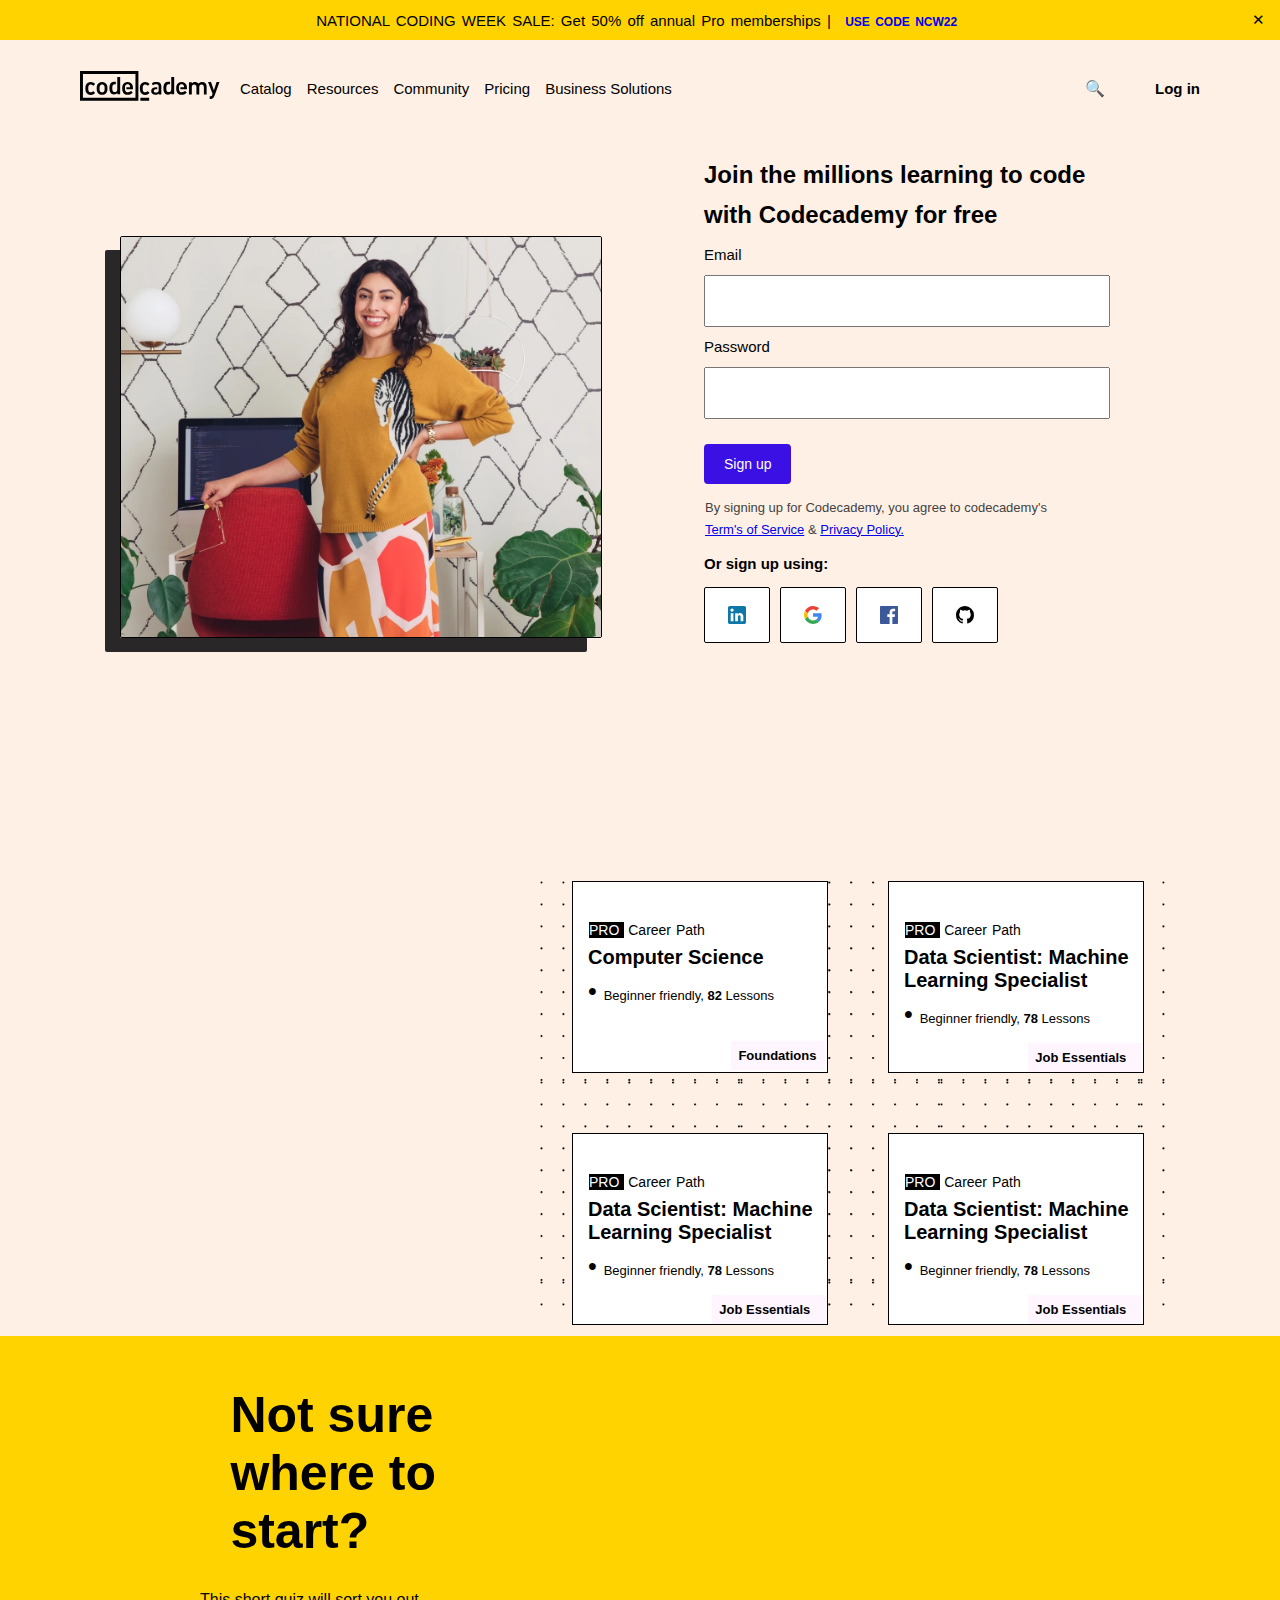
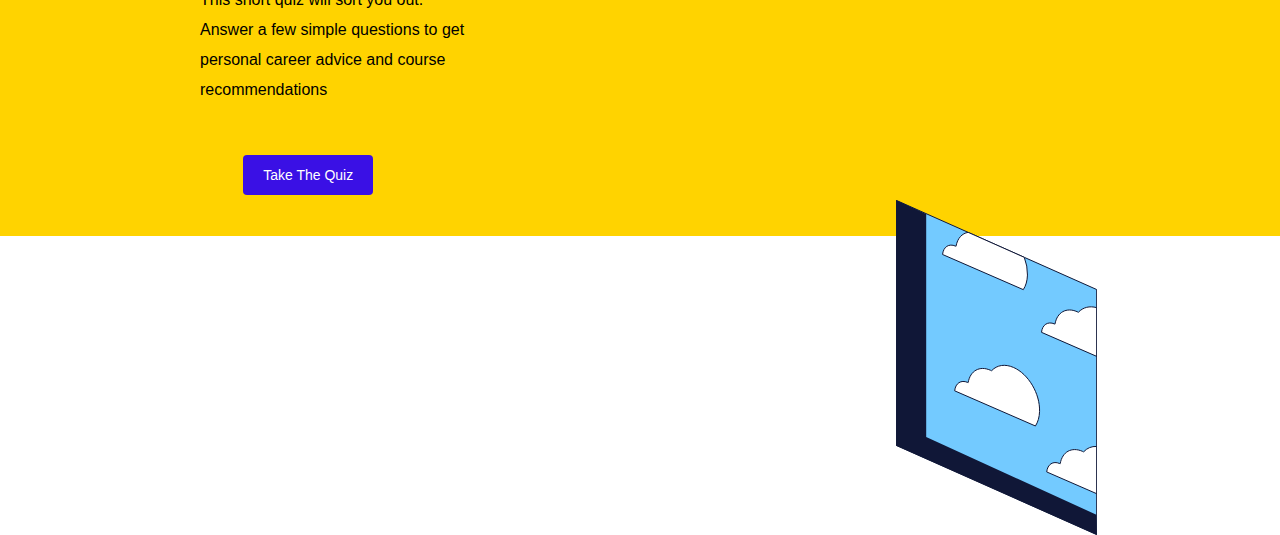
<file: index.html>
<!DOCTYPE html>
<html lang="en">
<head>
   <meta charset="UTF-8">
   <meta http-equiv="X-UA-Compatible" content="IE=edge">
   <meta name="viewport" content="width=device-width, initial-scale=1.0">
   <title>Document</title>
   <link rel="stylesheet" href="style.css">
</head>
<body>
   <div class="container">NATIONAL CODING WEEK SALE: Get 50% off
       annual Pro memberships |  <a class="container_tag" href="youtube.com">USE CODE NCW22</a> <span id="ex">&#10005;</span> </div>


      <div class="navbar"> 
         <div class="navbar_left">
            <div class="logo">
               <svg viewBox="0 0 102 21.705" class="gamut-mmsbw8-LogoSvg ektf5w70"><title>Codecademy Logo</title><g fill="none" fill-rule="nonzero"><path fill="currentColor" d="M4.213 14.896c-.192-.562-.278-1.275-.278-2.226 0-.95.086-1.664.278-2.226.513-1.599 1.86-2.485 3.637-2.485 1.326 0 2.353.54 3.06 1.404a.18.18 0 01-.022.26L9.732 10.66c-.086.066-.192.066-.256-.043-.45-.497-.9-.778-1.626-.778-.792 0-1.39.39-1.648 1.167-.128.454-.17
                  .973-.17 1.664 0 .692.042 1.232.192 1.686.257.756.856 1.167 1.647 1.167.727 0 1.198-.28 1.626-.778.064-.086.171-.086.257-.022l1.155 1.038c.086.065.064.173.022.26-.707.842-1.734 1.382-3.06 1.382-1.775-.021-3.145-.886-3.658-2.507z
                  m39.704 0c-.192-.562-.278-1.275-.278-2.226 0-.95.086-1.664.278-2.226.514-1.599 1.862-2.485 3.637-2.485 1.326 0 2.375.54 3.06 1.404a.18.18 0 01-.022.26l-1.155 1.037c-.086.066-.193.066-.257-.043-.45-.497-.899-.778-1.626-.778-.791 0-1.39.39-1.647 1.167-.15.454-.193.973-.193 1.664 0 .692.043 1.232.193 1.686.257.756.856 1.167 1.647 1.167.727 0 1.198-.28 1.626-.778.064-.086.171-.086.257-.022l1.155 1.038c.086.065.064.173.022.26-.707.842-1.734 1.382-3.06 1.382-1.775-.021-3.123-.886-3.637-2.507zm46.552 2.27c-.107 0-.192-.066-.192-.195v-5.187c0-1.167-.578-1.967-1.67-1.967-1.069 0-1.69.8-1.69 1.967v5.187c0 .108-.064.195-.192.195h-1.69c-.107 0-.192-.066-.192-.195v-5.187c0-1.167-.578-1.967-1.67-1.967-1.069 0-1.69.8-1.69 1.967v5.187c0 .108-.063.195-.192.195h-1.69c-.107 0-.192-.066-.192-.195V8.348c0-.108.064-.195.192-.195h1.69c.107 0 .193.065.193.195v.648h.021c.385-.562 1.155-1.037 2.332-1.037 1.048 0 1.883.432 2.418 1.189h.021c.684-.757 1.562-1.19 2.824-1.19 2.054 0 3.209 1.427 3.209 3.35v5.685c0 .108-.064.194-.193.194l-1.647-.021zm4.228 3.177c-.108 0-.193-.066-.193-.195v-1.491c0-.108.064-.194.193-.194h.32c.707 0 1.048-.325 1.327-1.06l.257-.756-3.231-8.494c-.043-.108.043-.194.15-.194h1.818c.107 0 .193.065.214.194l1.99 5.879h.043l1.904-5.879c.043-.108.107-.194.213-.194h1.733c.108 0 .193.065.15.194l-3.337 9.401c-.77 2.14-1.498 2.81-2.974 2.81l-.577-.021zm-76.93-6.009c.15-.475.192-.908.192-1.664 0-.756-.043-1.167-.192-1.664-.257-.757-.835-1.167-1.647-1.167-.813 0-1.412.432-1.669 1.167-.15.475-.193.886-.193 1.664 0 .756.043 1.189.193 1.664.257.757.835 1.167 1.669 1.167.812.022 1.39-.41 1.647-1.167zm-5.306.562c-.192-.627-.3-1.232-.3-2.226s.087-1.578.3-2.226c.492-1.578 1.84-2.485 3.637-2.485 1.776 0 3.124.907 3.615 2.485.193.627.3 1.232.3 2.226s-.086 1.578-.3 2.226c-.491 1.578-1.84 2.485-3.615 2.485-1.775 0-3.123-.907-3.637-2.485zm43.085-6.937c2.695 0 3.68.95 3.722 3.155v5.857c0 .13-.085.195-.192.195h-1.54c-.13 0-.193-.087-.193-.195v-.648h-.022c-.406.605-1.24 1.037-2.481 1.037-1.626 0-2.974-.865-2.974-2.745 0-1.945 1.348-2.853 3.53-2.853h.728c.128 0 .192.087.192.195v1.189c0 .13-.086.194-.192.194h-.407c-1.327 0-1.904.368-1.904 1.21 0 .757.535 1.124 1.519 1.124 1.262 0 1.968-.497 1.968-1.534v-3.004c-.043-.973-.535-1.405-1.968-1.405-.984 0-1.583.281-2.011.627-.086.064-.193.043-.257-.043l-.685-1.233c-.042-.086-.021-.172.043-.237.706-.54 1.67-.886 3.124-.886zm-21.66 3.803h2.502c.065 0 .108-.043.108-.108 0-.302-.043-.54-.108-.756-.235-.735-.877-1.167-1.711-1.167-.834 0-1.498.432-1.733 1.167-.021.087-.043.173-.064.28v.044c-.064.41-.086.735-.107 1.254-.003.434.033.868.107 1.296.021.13.064.26.107.39.278.885.984 1.361 1.968 1.361 1.006 0 1.626-.367 2.075-.864.086-.109.193-.109.278-.044l1.07.973c.086.065.086.173.021.26-.77.907-2.01 1.534-3.636 1.534-1.862 0-3.188-.93-3.68-2.507-.193-.584-.321-1.276-.321-2.205 0-.93.107-1.642.3-2.226.492-1.577 1.86-2.485 3.615-2.485 1.818 0 3.145.95 3.637 2.485.214.627.3 1.254.3 2.702 0 .13-.065.194-.193.194h-4.536c-.064 0-.085-.043-.085-.086v-1.405c0-.065.043-.087.085-.087zm-4.83-7.42c.107 0 .193.064.214.107v12.319c0 .13-.085.195-.192.195h-1.69c-.128 0-.193-.087-.193-.195v-.67h-.021c-.407.605-1.134 1.06-2.332 1.06-1.498 0-2.61-.714-3.06-2.162-.234-.692-.32-1.319-.32-2.529s.107-1.837.32-2.528c.45-1.427 1.52-2.14 2.996-2.161h1.262c.043.02.064.043.064.086v1.707c0 .044-.021.087-.064.087h-.727c-.792.021-1.348.432-1.583 1.167-.129.41-.193.864-.193 1.685 0 .822.064 1.276.193 1.686.235.735.812 1.146 1.625 1.146.835 0 1.412-.39 1.648-1.146a4.85 4.85 0 00.171-1.167V4.536c0-.13.085-.195.192-.195h1.69zm44.176 7.42h2.503c.064 0 .107-.043.107-.108 0-.302-.043-.54-.107-.756-.235-.735-.877-1.167-1.712-1.167-.834 0-1.497.432-1.732 1.167a5.779 5.779 0 00-.064.28v.044c-.064.41-.086.735-.107 1.254-.003.434.033.868.106 1.296.022.13.065.26.108.39.278.885.984 1.361 1.968 1.361 1.006 0 1.626-.367 2.075-.864.086-.109.193-.109.278-.044l1.07.973c.085.065.085.173.021.26-.77.907-2.011 1.534-3.637 1.534-1.86 0-3.187-.93-3.68-2.507-.192-.584-.32-1.276-.32-2.205 0-.93.107-1.642.3-2.226.491-1.577 1.86-2.485 3.614-2.485 1.819 0 3.145.95 3.638 2.485.213.627.3 1.254.3 2.702 0 .13-.065.194-.193.194h-4.536c-.064 0-.086-.043-.086-.086v-1.405c0-.065.043-.087.086-.087zm-4.829-7.42c.107 0 .193.064.236.172v12.319c0 .13-.086.194-.193.194h-1.69c-.128 0-.192-.086-.192-.194v-.67h-.022c-.428.605-1.155 1.059-2.353 1.059-1.498 0-2.61-.713-3.06-2.161-.235-.692-.32-1.34-.32-2.55 0-1.232.107-1.86.32-2.551.45-1.426 1.54-2.14 3.017-2.161h1.24c.129 
                  0 .193.086.193.194v1.492c0 .13-.085.194-.192.194h-.727c-.792.022-1.349.433-1.584 1.167-.128.41-.192.865-.192 1.686s.064 1.275.192 1.686c.235.756.792 1.167 1.626 1.167.835 0 1.412-.41 1.648-1.167.085-.302.15-.649.17-1.167V4.536c0-.13.086-.195.193-.195h1.69zM50.078 19.534c.295 0 .357.09.357.362v1.447c0 .294-.083.362-.357.362h-5.723c-.296 0-.358-.09-.358-.362v-1.447c0-.295.052-.362.358-.362h5.723zM0 .362C0 .109.043.043 0 0h42.208c.23 0 .272.022.358 0v21.344c0 .231-.021.275 0 .362-.086-.022-.129 0-.358 0H0v-.002l.007-.028c.006-.037-.002-.053-.006-.012L0 21.69V.361zm2.146 19.173H40.42c-.043-.043 0-.107 0-.362V2.171H2.146v17.364z"></path></g></svg>
            </div>
         
            <ul>
               <li>Catalog</li>
               <li>Resources</li>
               <li>Community</li>
               <li>Pricing</li>
               <li>Business Solutions</li>
            </ul>
         </div>
      
         <div class="navbar_right">
            <div class="search"><span>&#128269;</span></div>
            <div class="log">
               <h4>Log in</h4>
            </div>
         </div>
         </div> 

         <main>
            <div class="img">
               <img class="image" src="smile.jpeg">
            </div>
         
            <div class="texter">
               <h2>Join the millions learning to code with Codecademy for free</h2>
              <form>
               <label class="llabel" for="email">Email</label>
               <input class="eemail" type="text" id="email">

               <label class="llabel" for="email">Password</label>
               <input class="eemail" type="password" id="Password">

               <button>Sign up</button>
              </form>

              <p class="terms">By signing up for Codecademy, you agree to codecademy's <a href="youtube.com">Term's of Service</a> <span>&#38;</span> <a href="twitter.com">Privacy Policy.</a></p>

              <p class="or">Or sign up using:</p>
              <div class="links">
               <div class="box_link">
                  <svg width="18" height="18" viewBox="0 0 980 980" xmlns="http://www.w3.org/2000/svg"><title>LinkedIn</title><path d="M882 0H98C44.1 0 0 44.1 0 98v784c0 53.9 44.1 98 98 98h784c53.9 0 98-44.1 98-98V98c0-53.9-44.1-98-98-98zM294 833H147V392h147v441zm-73.5-524.3c-49 0-88.2-39.2-88.2-88.2s39.2-88.2 88.2-88.2 88.2 39.2 88.2 88.2-39.2 88.2-88.2 88.2zM833 833H686V573.3c0-39.2-34.3-73.5-73.5-73.5S539 534.1 539 573.3V833H392V392h147v58.8c24.5-39.2 78.4-68.6 122.5-68.6 93.1 0 171.5 78.4 171.5 171.5V833z" fill="#0E76A8" fill-rule="nonzero"></path></svg>
                 </div>
                 <div class="box_link">
                  <svg width="18" height="18"><title>Google</title><g fill="none" fill-rule="evenodd"><path d="M9 3.48c1.69 0 2.83.73 3.48 1.34l2.54-2.48C13.46.89 11.43 0 9 0 5.48 0 2.44 2.02.96 4.96l2.91 2.26C4.6 5.05 6.62 3.48 9 3.48z" fill="#EA4335"></path><path d="M17.64 9.2c0-.74-.06-1.28-.19-1.84H9v3.34h4.96c-.1.83-.64 2.08-1.84 2.92l2.84 2.2c1.7-1.57 2.68-3.88 2.68-6.62z" fill="#4285F4"></path><path d="M3.88 10.78A5.54 5.54 0 0 1 3.58 9c0-.62.11-1.22.29-1.78L.96 4.96A9.008 9.008 0 0 0 0 9c0 1.45.35 2.82.96 4.04l2.92-2.26z" fill="#FBBC05"></path><path d="M9 18c2.43 0 4.47-.8 5.96-2.18l-2.84-2.2c-.76.53-1.78.9-3.12.9-2.38 0-4.4-1.57-5.12-3.74L.97 13.04C2.45 15.98 5.48 18 9 18z" fill="#34A853"></path><path d="M0 0h18v18H0V0z"></path></g></svg>
                 </div>
                 <div class="box_link">
                  <svg width="18" height="18"><title>Facebook</title><path d="M18 1v16c0 .5-.4 1-1 1h-4.6v-7h2.3l.3-2.7h-2.7V6.6c0-.8.2-1.3 1.4-1.3h1.4V2.8c-.2 0-1.1-.1-2.1-.1-2 0-3.4 1.3-3.4 3.6v2H7.3V11h2.3v7H1c-.5 0-1-.4-1-1V1c0-.5.4-1 1-1h16c.6 0 1 .4 1 1z" fill="#3B5998" fill-rule="evenodd"></path></svg>
                 </div>
                 <div class="box_link">
                  <svg width="18" height="18"><title>Github</title><path d="M9 0C4.027 0 0 4.03 0 9a9 9 0 0 0 6.154 8.539c.45.084.615-.194.615-.433 0-.214-.008-.78-.011-1.53-2.504.543-3.032-1.208-3.032-1.208-.41-1.039-1.001-1.316-1.001-1.316-.816-.558.063-.546.063-.546.903.063 1.378.926 1.378.926.803 1.376 2.107.98 2.621.749.081-.582.313-.98.57-1.204-1.999-.225-4.099-1-4.099-4.447 0-.982.349-1.786.926-2.416-.101-.227-.405-1.141.079-2.381 0 0 .753-.242 2.475.922a8.66 8.66 0 0 1 2.25-.304 8.66 8.66 0 0 1 2.25.304c1.71-1.164 2.463-.922 2.463-.922.484 1.24.18 2.154.09 2.381.574.63.923 1.434.923 2.416 0 3.457-2.104 4.219-4.106 4.44.315.27.607.821.607 1.665 0 1.204-.011 2.171-.011 2.464 0 .236.157.517.619.427A8.968 8.968 0 0 0 18 9a9 9 0 0 0-9-9" fill-rule="evenodd"></path></svg>
                 </div>
              </div>
              
            </div>

            <div class="section2">
                <div class="pop">
                  <p id="small"><span id="brick">PRO </span> Career Path</p>
                  <h2 id="head">Computer Science</h2>
                  <p id="milk"><span id="dot">&#x2022; </span>Beginner friendly, <span id="bold"> 82 </span>Lessons</p>
                  <p id="found">Foundations</p>
                </div>

                <div class="pop">
                  <p id="small"><span id="brick">PRO </span> Career Path</p>
                  <h2 id="head">Data Scientist: Machine Learning Specialist</h2>
                  <p id="milk"><span id="dot">&#x2022; </span>Beginner friendly, <span id="bold"> 78 </span>Lessons</p>
                  <p id="Job">Job Essentials</p>
                </div>

                <div class="pop">
                  <p id="small"><span id="brick">PRO </span> Career Path</p>
                  <h2 id="head">Data Scientist: Machine Learning Specialist</h2>
                  <p id="milk"><span id="dot">&#x2022; </span>Beginner friendly, <span id="bold"> 78 </span>Lessons</p>
                  <p id="Job">Job Essentials</p>
                </div>

                <div class="pop">
                  <p id="small"><span id="brick">PRO </span> Career Path</p>
                  <h2 id="head">Data Scientist: Machine Learning Specialist</h2>
                  <p id="milk"><span id="dot">&#x2022; </span>Beginner friendly, <span id="bold"> 78 </span>Lessons</p>
                  <p id="Job">Job Essentials</p>
                </div>
            </div>
         </main>

         <section class="second">
            <h1 class="not">Not sure where to start?</h1>
            <p id="short">This short quiz will sort you out. Answer a few simple questions to get personal career advice and course recommendations </p>
            <button id="zaa">Take The Quiz</button>
            <img id="window" src="window.svg" alt="">
         </section>

 
</body>
</html>
</file>
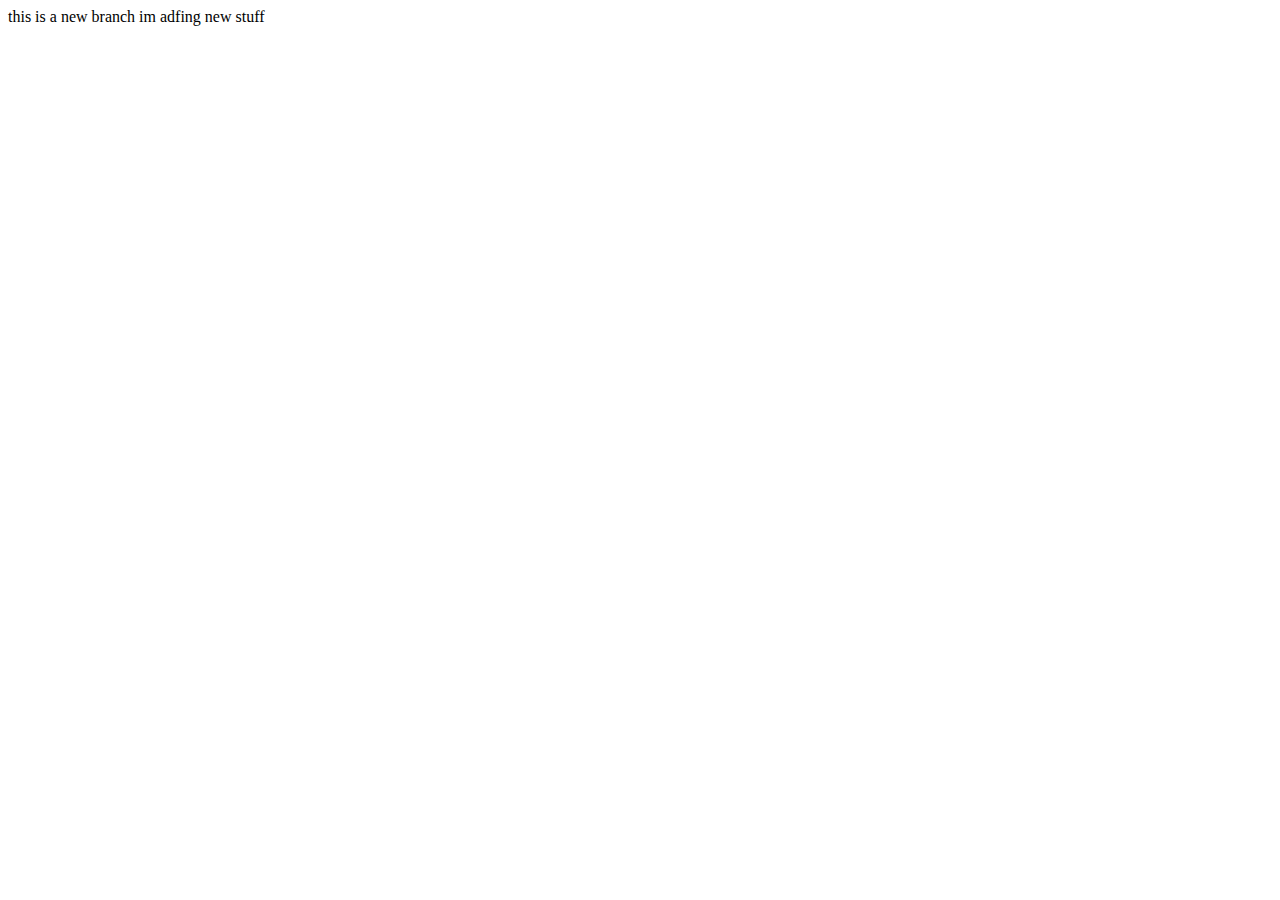
<file: feature-section.html>
<!DOCTYPE html>
<html lang="en">
<head>
    <meta charset="UTF-8">
    <meta http-equiv="X-UA-Compatible" content="IE=edge">
    <meta name="viewport" content="width=device-width, initial-scale=1.0">
    <title>Document</title>
</head>
<body>
    this is a new branch
    im adfing new stuff
</body>
</html>
</file>
<file: style.css>
* {
    width: auto;
    margin: 0;
    padding: 0;
    font-family: Arial, Helvetica, sans-serif;
}



.container {
    background-color: #FFD300;
    height: 2.5rem;
    display: flex;
    justify-content: center;
    align-items: center;
    font-size: 15px;
    word-spacing: 2px;
}

#ex {
    position: relative;
    left: 23.5%;
    cursor: pointer;
}

.container_tag {
    font-size: 12px;
    margin-left: 8px;
    text-decoration: unset;
    font-weight: bold;
    position: relative;
    top: 4%;
    left: 0.5%;
}

.logo {
    margin-right: 20px;
    cursor: pointer;
}


.navbar {
    background-color: #FFF0E5;
    display: flex;
    height: 6rem;
    justify-content: space-between;
    position: sticky;
    top: 0;
    z-index: 1;


}


.navbar_left{
    display: flex;
    flex-direction: row;
    margin-left: 80px;
    align-items: center;
}


.image {
    width: 480px;
    margin-left: 120px;
    margin-top: 100px;
    box-shadow: -15px 14px rgb(41, 39, 39);
    border: 1px solid black;
    border-radius: 2px;
}

.texter {
    display: flex;
    flex-direction: column;
    position: relative;
    top: 3%;
    left: 10%;
    width: 45ch;
    line-height: 40px;
}


.navbar_left .logo {
    width: 140px;
    cursor: pointer;
}

.navbar_left ul {
    list-style: none;
    display: flex;
    font-size: 15px;
    align-items: center;
    gap: 15px;
    cursor: pointer;
}

.navbar_right  {
    display: flex;
    flex-direction: row;
    align-items: center;
    margin-right: 80px;
    gap: 50px;
}

.log {
    font-size: 15px;
    cursor: pointer;
}

.search {
    cursor: pointer;
}


main{
    background-color: #FFF0E5;
    display: grid;
    grid-template-columns: 5fr 5fr;
    height: 1200px;
   
}



.eemail {
    display: block;
    width: 24.5rem;
    height: 3rem;
    padding-left: 10px;
}

.llabel {
    font-size: 15px;
}

button {
    position: relative;
    top: 25px;
    background-color:#3A10E5 ;
    border-radius: 4px;
    border: none;
    color: white;
   padding: 12px 20px 12px 20px;
    font-size: 14px;
    font-weight: 300;
    cursor: pointer;
}

.terms{
    font-size: small;
    position: relative;
    top: 6%;
    left: 1px;
    width: 50ch;
    line-height:22px;
    color: #424242;
}

.or {
    position: relative;
    top: 6.5%;
    font-size: 15px;
    font-weight: bold;
}

.links {
    display: flex;
    flex-direction: row;
    gap: 10px;
    position: relative;
    top: 7%
}

.box_link {
    display: flex;
    background-color: white;
    padding: 12px;
    border: 1px solid black;
    border-radius: 2px ;
    width: 40px;
    height: 30px;
    align-items: center;
    justify-content: center;
    cursor: pointer;
}

.section2{
    background-image: url(dotted.png);
    background-size: 200px;
    position: relative;
    top: 20%;
    left: 540px;
    display: flex;
    flex-wrap: wrap;
    gap: 60px;
    height: max-content;

    
}

.pop {
    border: 1px solid black;
    background-color: white;
    width: 16rem;
    height: 12rem;
    position: relative;
    left: 5%;
    top: 5%;
    display: flex;
    flex-direction: column;
    gap: 8px;
    padding: 40px 0px 0px 15px;
    box-sizing: border-box;
    transition: box-shadow 0.5s ease, transform 0.2s ease;
    cursor: pointer;
    
   

}


#brick {
    background-color: black;
    color: white;
    margin: 0px 4px 0px 1px;
}

#small {
    font-size: 14px;
    word-spacing: 1px;
}

#head {
    font-size: 20px;
}

#bold {
    font-weight: bold;
}

#dot {
    font-size: 25px;
}

#milk {
    font-size: 13px;
}

#found {
    font-size: 13px;
    font-weight: bold;
    background-color: #FFF5FF;
    width: 80px;
    padding: 7px;
    position: relative;
    left: 60%;
    bottom: -18%;
}

.pop:hover {
    transform: translate(3px, -4px);
    box-shadow:-10px 12px rgb(41, 39, 39);
}

#Job {
    font-size: 13px;
    font-weight: bold;
    background-color: #FFF5FF;
    width: 100px;
    padding: 7px;
    position: relative;
    left: 52%;
    bottom: -4%;
    display: inline;;
}

.second{
    background-color: #FFD300;
    height: 500px;

}

.not {
    color: black;
    font-size: 50px;
    position: relative;
    top: 10%;
    left: 18%;
    font-weight: 300px;
    width: 10ch;
}

#short {
    width: 30ch;
    color: black;
    margin-left: 200px;
    position: relative;
    top: 15%;
    line-height: 30px;

}

#window{
    position: absolute;
    left: 70% ;
    top: 200%;
}

#zaa {
    position: relative;
    left: 19%;
    top:25%;
}
</file>
